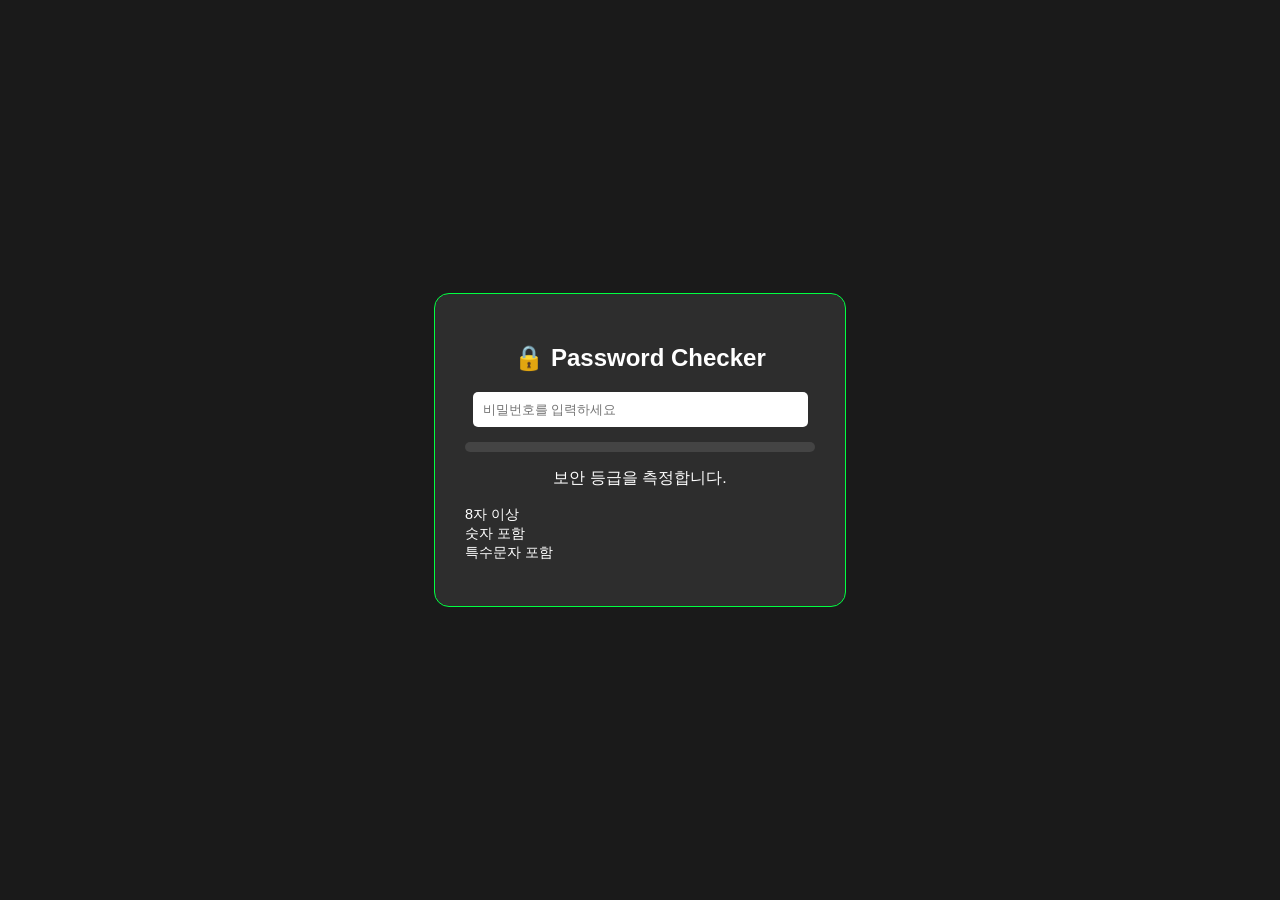
<file: pwCheck_folder/index.html>
<!DOCTYPE html>
<html lang="ko">
<head>
    <meta charset="UTF-8">
    <title>보안 강화: 비밀번호 검사기</title>
    <link rel="stylesheet" href="style.css">
</head>
<body>
    <div class="secure-box">
        <h2>🔒 Password Checker</h2>
        <input type="password" id="pwInput" placeholder="비밀번호를 입력하세요">
        <div id="strengthBar"></div>
        <p id="msg">보안 등급을 측정합니다.</p>
        <ul id="criteria">
            <li id="len">8자 이상</li>
            <li id="num">숫자 포함</li>
            <li id="special">특수문자 포함</li>
        </ul>
    </div>
    <script src="script.js"></script>
</body>
</html>
</file>
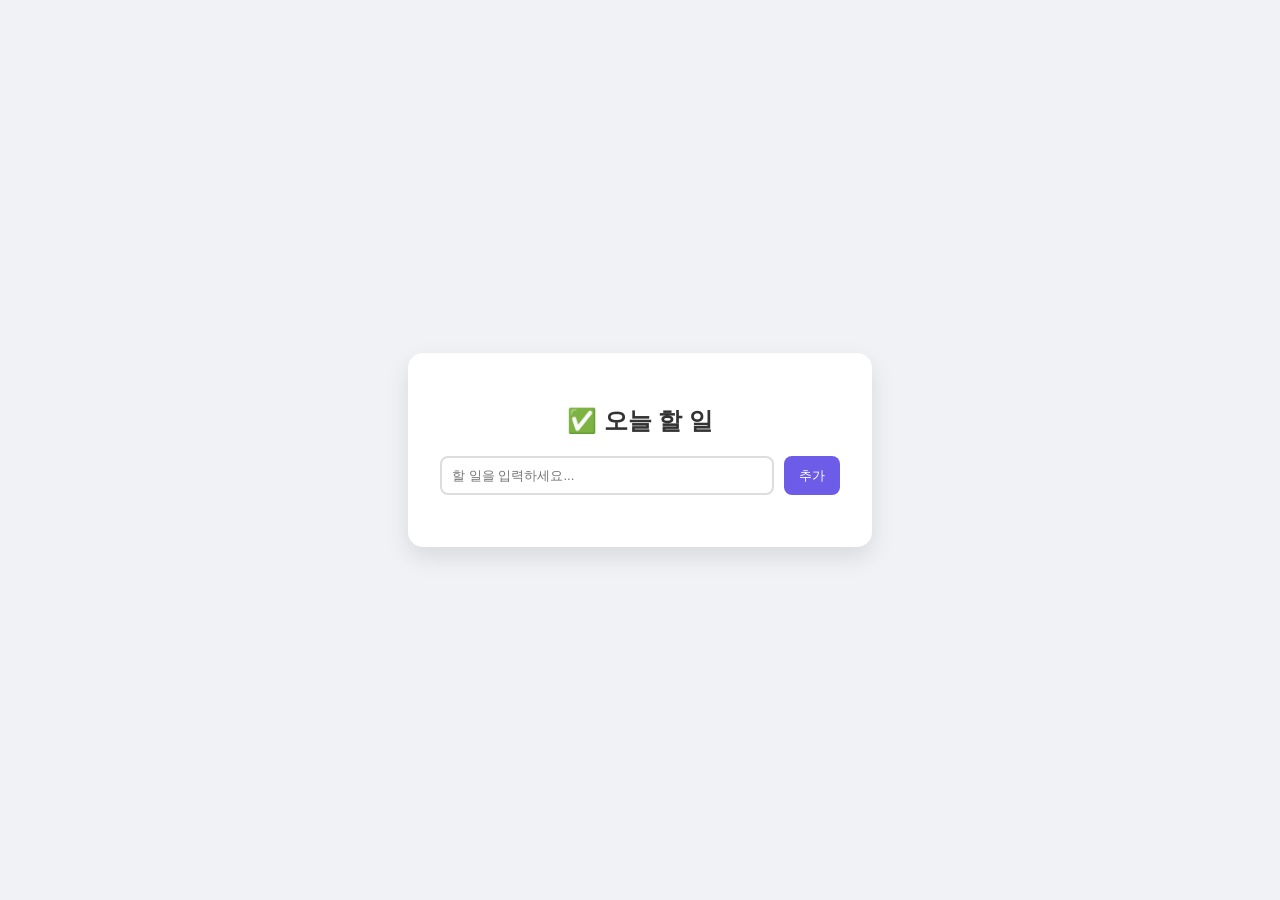
<file: assignment.html>
<!DOCTYPE html>
<html lang="ko">
<head>
    <meta charset="UTF-8">
    <meta name="viewport" content="width=device-width, initial-scale=1.0">
    <title>나의 데일리 보드</title>
    <style>
        :root {
            --primary-color: #6c5ce7;
            --bg-color: #f0f2f5;
        }

        body {
            font-family: 'Pretendard', sans-serif;
            background-color: var(--bg-color);
            display: flex;
            justify-content: center;
            align-items: center;
            height: 100vh;
            margin: 0;
        }

        .container {
            background: white;
            padding: 2rem;
            border-radius: 15px;
            box-shadow: 0 10px 25px rgba(0,0,0,0.1);
            width: 100%;
            max-width: 400px;
        }

        h2 { text-align: center; color: #333; }

        .input-group {
            display: flex;
            gap: 10px;
            margin-bottom: 20px;
        }

        input {
            flex: 1;
            padding: 10px;
            border: 2px solid #ddd;
            border-radius: 8px;
            outline: none;
        }

        input:focus { border-color: var(--primary-color); }

        button#add-btn {
            padding: 10px 15px;
            background: var(--primary-color);
            color: white;
            border: none;
            border-radius: 8px;
            cursor: pointer;
        }

        ul { list-style: none; padding: 0; }

        li {
            background: #fff;
            border-bottom: 1px solid #eee;
            display: flex;
            justify-content: space-between;
            align-items: center;
            padding: 10px 5px;
        }

        .delete-btn {
            background: #ff7675;
            color: white;
            border: none;
            padding: 5px 10px;
            border-radius: 5px;
            cursor: pointer;
            font-size: 0.8rem;
        }
    </style>
</head>
<body>

<div class="container">
    <h2>✅ 오늘 할 일</h2>
    <div class="input-group">
        <input type="text" id="todo-input" placeholder="할 일을 입력하세요...">
        <button id="add-btn">추가</button>
    </div>
    <ul id="todo-list"></ul>
</div>

<script>
    const input = document.getElementById('todo-input');
    const addBtn = document.getElementById('add-btn');
    const todoList = document.getElementById('todo-list');

    // 1. 초기 로드 시 저장된 데이터 불러오기
    document.addEventListener('DOMContentLoaded', getTodos);

    // 2. 추가 버튼 클릭 이벤트
    addBtn.addEventListener('click', () => {
        if (input.value === '') return;
        addTodo(input.value);
        saveLocal(input.value);
        input.value = '';
    });

    // 화면에 리스트 추가하는 함수
    function addTodo(text) {
        const li = document.createElement('li');
        li.innerHTML = `
            <span>${text}</span>
            <button class="delete-btn">삭제</button>
        `;
        
        li.querySelector('.delete-btn').addEventListener('click', (e) => {
            li.remove();
            removeLocal(text);
        });

        todoList.appendChild(li);
    }

    // 3. LocalStorage 저장 (서버 대신 브라우저 저장소 활용)
    function saveLocal(todo) {
        let todos = localStorage.getItem('todos') ? JSON.parse(localStorage.getItem('todos')) : [];
        todos.push(todo);
        localStorage.setItem('todos', JSON.stringify(todos));
    }

    function getTodos() {
        let todos = localStorage.getItem('todos') ? JSON.parse(localStorage.getItem('todos')) : [];
        todos.forEach(todo => addTodo(todo));
    }

    function removeLocal(todo) {
        let todos = JSON.parse(localStorage.getItem('todos'));
        const index = todos.indexOf(todo);
        todos.splice(index, 1);
        localStorage.setItem('todos', JSON.stringify(todos));
    }
</script>

</body>
</html>
</file>
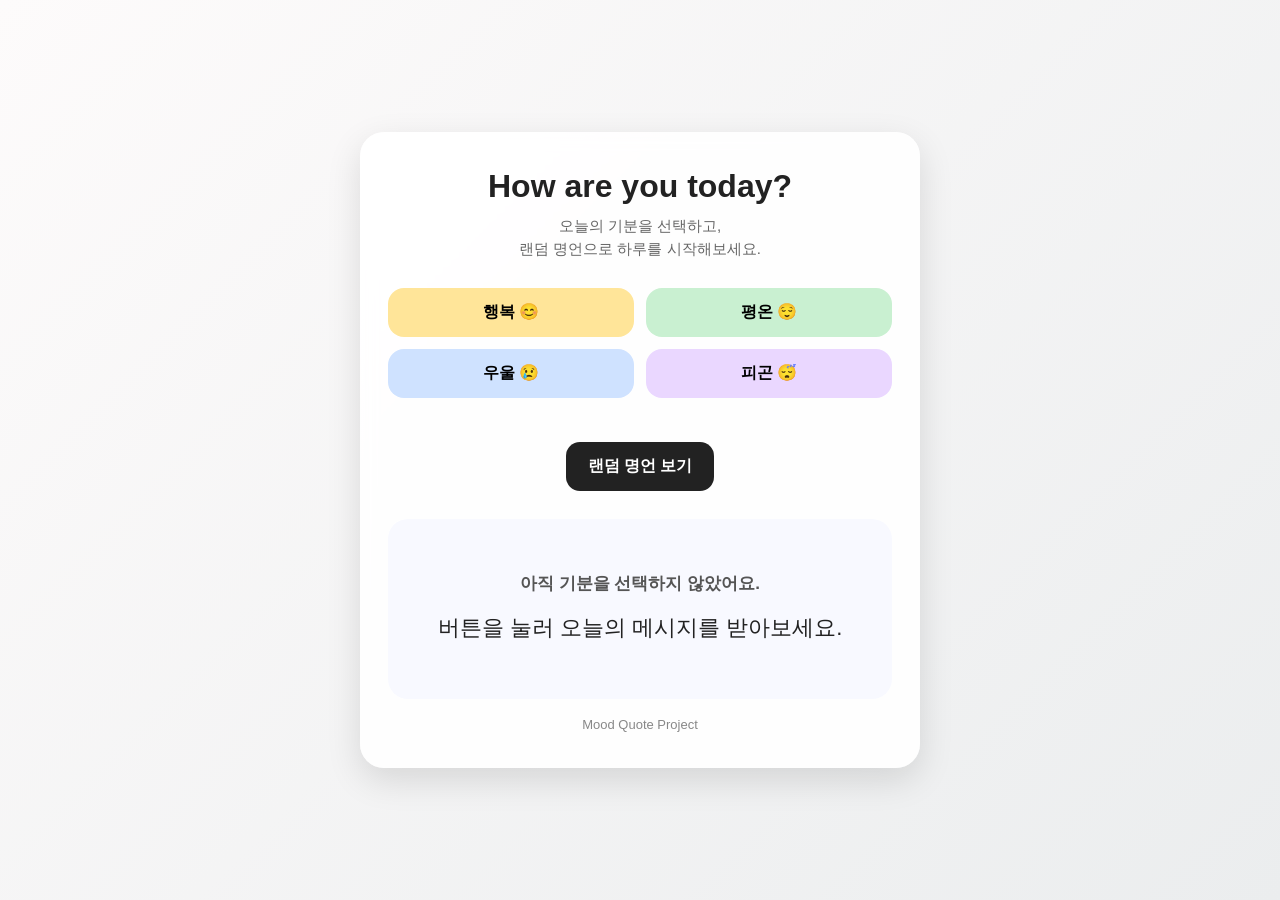
<file: mood_quote/mood_quote.html>
<!DOCTYPE html>
<html lang="ko">
<head>
  <meta charset="UTF-8" />
  <meta name="viewport" content="width=device-width, initial-scale=1.0" />
  <title>Mood Quote</title>
  <style>
    * {
      box-sizing: border-box;
    }

    body {
      margin: 0;
      min-height: 100vh;
      display: flex;
      justify-content: center;
      align-items: center;
      font-family: "Arial", sans-serif;
      background: linear-gradient(135deg, #fdfbfb, #ebedee);
      transition: background 0.4s ease;
      padding: 20px;
    }

    .card {
      width: 100%;
      max-width: 560px;
      background: rgba(255, 255, 255, 0.9);
      backdrop-filter: blur(8px);
      border-radius: 24px;
      padding: 36px 28px;
      box-shadow: 0 12px 35px rgba(0, 0, 0, 0.12);
      text-align: center;
    }

    h1 {
      margin: 0 0 10px;
      font-size: 32px;
      color: #222;
    }

    .subtitle {
      margin: 0 0 28px;
      color: #666;
      font-size: 15px;
      line-height: 1.5;
    }

    .mood-section {
      margin-bottom: 24px;
    }

    .mood-buttons {
      display: grid;
      grid-template-columns: repeat(2, 1fr);
      gap: 12px;
    }

    .mood-btn {
      border: none;
      border-radius: 16px;
      padding: 14px;
      font-size: 16px;
      font-weight: bold;
      cursor: pointer;
      transition: transform 0.15s ease, box-shadow 0.15s ease;
    }

    .mood-btn:hover {
      transform: translateY(-2px);
      box-shadow: 0 6px 16px rgba(0, 0, 0, 0.12);
    }

    .happy { background: #ffe599; }
    .calm { background: #c9f0d1; }
    .sad { background: #cfe2ff; }
    .tired { background: #ead7ff; }

    .quote-btn {
      margin-top: 20px;
      border: none;
      background: #222;
      color: white;
      padding: 14px 22px;
      border-radius: 14px;
      font-size: 16px;
      font-weight: bold;
      cursor: pointer;
      transition: transform 0.15s ease, opacity 0.15s ease;
    }

    .quote-btn:hover {
      transform: scale(1.03);
      opacity: 0.94;
    }

    .result-box {
      margin-top: 28px;
      background: #f8f9ff;
      border-radius: 20px;
      padding: 24px;
      min-height: 180px;
      display: flex;
      flex-direction: column;
      justify-content: center;
      gap: 14px;
    }

    .mood-text {
      font-size: 17px;
      font-weight: bold;
      color: #555;
    }

    .quote-text {
      font-size: 22px;
      line-height: 1.7;
      color: #222;
      font-weight: 500;
    }

    .footer {
      margin-top: 18px;
      color: #888;
      font-size: 13px;
    }
  </style>
</head>
<body>
  <div class="card">
    <h1>How are you today?</h1>
    <p class="subtitle">
      오늘의 기분을 선택하고,<br />
      랜덤 명언으로 하루를 시작해보세요.
    </p>

    <div class="mood-section">
      <div class="mood-buttons">
        <button class="mood-btn happy" onclick="setMood('행복해요 😊', 'linear-gradient(135deg, #fff1b8, #fff9db)')">행복 😊</button>
        <button class="mood-btn calm" onclick="setMood('평온해요 😌', 'linear-gradient(135deg, #d8f3dc, #f1faee)')">평온 😌</button>
        <button class="mood-btn sad" onclick="setMood('조금 우울해요 😢', 'linear-gradient(135deg, #dbeafe, #eff6ff)')">우울 😢</button>
        <button class="mood-btn tired" onclick="setMood('많이 지쳤어요 😴', 'linear-gradient(135deg, #eadcff, #f6f0ff)')">피곤 😴</button>
      </div>
    </div>

    <button class="quote-btn" onclick="showQuote()">랜덤 명언 보기</button>

    <div class="result-box">
      <div class="mood-text" id="moodText">아직 기분을 선택하지 않았어요.</div>
      <div class="quote-text" id="quoteText">버튼을 눌러 오늘의 메시지를 받아보세요.</div>
    </div>

    <div class="footer">Mood Quote Project</div>
  </div>

  <script>
    let currentMood = "";

    const quotes = [
      "오늘의 속도로 가도 괜찮아요.",
      "작은 진전도 분명한 진전입니다.",
      "쉬어가는 것도 성장의 일부예요.",
      "완벽하지 않아도 충분히 아름다워요.",
      "지금까지 온 것만으로도 정말 잘하고 있어요.",
      "천천히 가도 멈추지 않으면 괜찮아요.",
      "당신의 하루에는 분명 좋은 순간이 숨어 있어요.",
      "오늘의 나를 조금 더 다정하게 대해주세요."
    ];

    function setMood(mood, background) {
      currentMood = mood;
      document.getElementById("moodText").innerText = "선택한 기분: " + mood;
      document.body.style.background = background;
    }

    function showQuote() {
      const randomIndex = Math.floor(Math.random() * quotes.length);
      const randomQuote = quotes[randomIndex];

      if (currentMood === "") {
        document.getElementById("moodText").innerText = "기분을 먼저 선택해보세요 🙂";
      }

      document.getElementById("quoteText").innerText = randomQuote;
    }
  </script>
</body>
</html>
</file>
<file: pwCheck_folder/style.css>
body { background-color: #1a1a1a; color: white; font-family: sans-serif; display: flex; justify-content: center; align-items: center; height: 100vh; margin: 0; }
.secure-box { background: #2d2d2d; padding: 30px; border-radius: 15px; border: 1px solid #00ff41; width: 350px; text-align: center; }
input { width: 90%; padding: 10px; margin-bottom: 15px; border-radius: 5px; border: none; }
#strengthBar { height: 10px; background: #444; margin-bottom: 10px; transition: 0.5s; border-radius: 5px; }
ul { text-align: left; font-size: 0.9em; list-style: none; padding: 0; }
.valid { color: #00ff41; } /* 보안 통과 시 초록색 */
</file>
